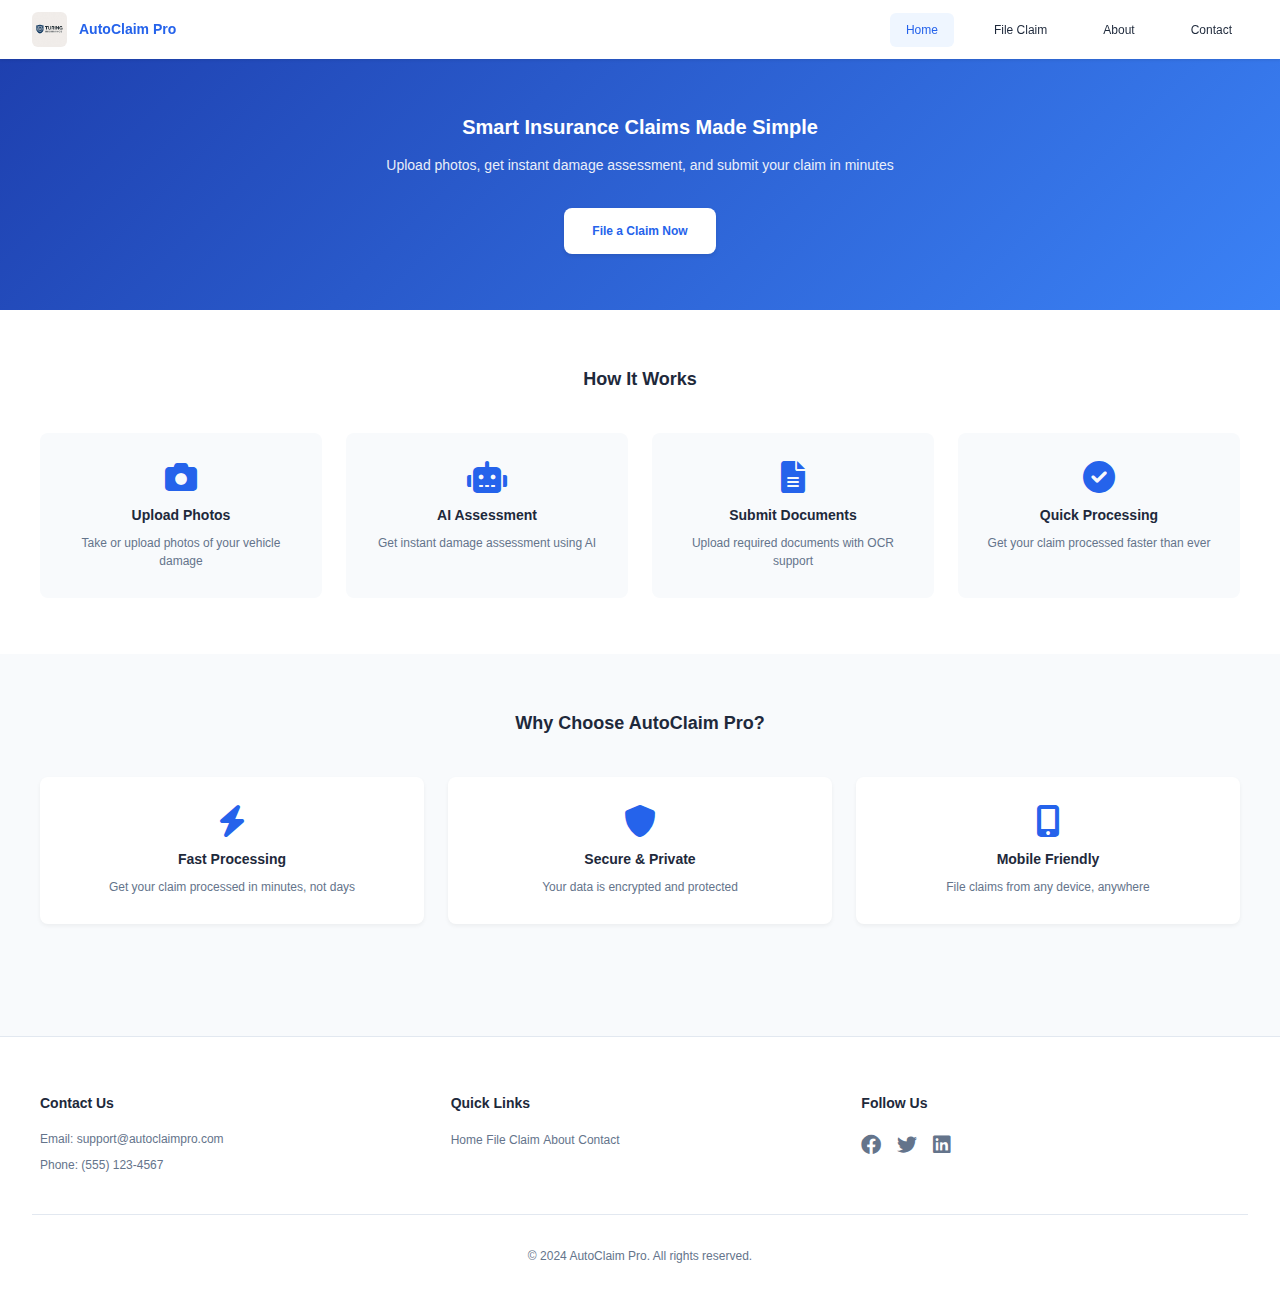
<file: MVP/Index.html>
<!DOCTYPE html>
<html lang="en">
<head>
    <meta charset="UTF-8">
    <meta name="viewport" content="width=device-width, initial-scale=1.0">
    <title>AutoClaim Pro - Smart Insurance Claims</title>
    <link rel="stylesheet" href="style.css">
    <link rel="stylesheet" href="https://cdnjs.cloudflare.com/ajax/libs/font-awesome/6.0.0/css/all.min.css">
</head>
<body>
    <nav class="navbar">
        <div class="logo">
            <img src="assets/logo.jpg" alt="AutoClaim Pro Logo">
            <span>AutoClaim Pro</span>
        </div>
        <div class="nav-links">
            <a href="index.html" class="active">Home</a>
            <a href="claim.html">File Claim</a>
            <a href="#about">About</a>
            <a href="#contact">Contact</a>
        </div>
    </nav>

    <header class="hero">
        <div class="hero-content">
            <h1>Smart Insurance Claims Made Simple</h1>
            <p>Upload photos, get instant damage assessment, and submit your claim in minutes</p>
            <a href="claim.html" class="cta-button">File a Claim Now</a>
        </div>
    </header>

    <section class="features">
        <h2>How It Works</h2>
        <div class="feature-grid">
            <div class="feature-card">
                <i class="fas fa-camera"></i>
                <h3>Upload Photos</h3>
                <p>Take or upload photos of your vehicle damage</p>
            </div>
            <div class="feature-card">
                <i class="fas fa-robot"></i>
                <h3>AI Assessment</h3>
                <p>Get instant damage assessment using AI</p>
            </div>
            <div class="feature-card">
                <i class="fas fa-file-alt"></i>
                <h3>Submit Documents</h3>
                <p>Upload required documents with OCR support</p>
            </div>
            <div class="feature-card">
                <i class="fas fa-check-circle"></i>
                <h3>Quick Processing</h3>
                <p>Get your claim processed faster than ever</p>
            </div>
        </div>
    </section>

    <section class="benefits">
        <h2>Why Choose AutoClaim Pro?</h2>
        <div class="benefits-grid">
            <div class="benefit-item">
                <i class="fas fa-bolt"></i>
                <h3>Fast Processing</h3>
                <p>Get your claim processed in minutes, not days</p>
            </div>
            <div class="benefit-item">
                <i class="fas fa-shield-alt"></i>
                <h3>Secure & Private</h3>
                <p>Your data is encrypted and protected</p>
            </div>
            <div class="benefit-item">
                <i class="fas fa-mobile-alt"></i>
                <h3>Mobile Friendly</h3>
                <p>File claims from any device, anywhere</p>
            </div>
        </div>
    </section>

    <footer>
        <div class="footer-content">
            <div class="footer-section">
                <h4>Contact Us</h4>
                <p>Email: support@autoclaimpro.com</p>
                <p>Phone: (555) 123-4567</p>
            </div>
            <div class="footer-section">
                <h4>Quick Links</h4>
                <a href="index.html">Home</a>
                <a href="claim.html">File Claim</a>
                <a href="#about">About</a>
                <a href="#contact">Contact</a>
            </div>
            <div class="footer-section">
                <h4>Follow Us</h4>
                <div class="social-links">
                    <a href="#"><i class="fab fa-facebook"></i></a>
                    <a href="#"><i class="fab fa-twitter"></i></a>
                    <a href="#"><i class="fab fa-linkedin"></i></a>
                </div>
            </div>
        </div>
        <div class="footer-bottom">
            <p>&copy; 2024 AutoClaim Pro. All rights reserved.</p>
        </div>
    </footer>
</body>
</html>
</file>
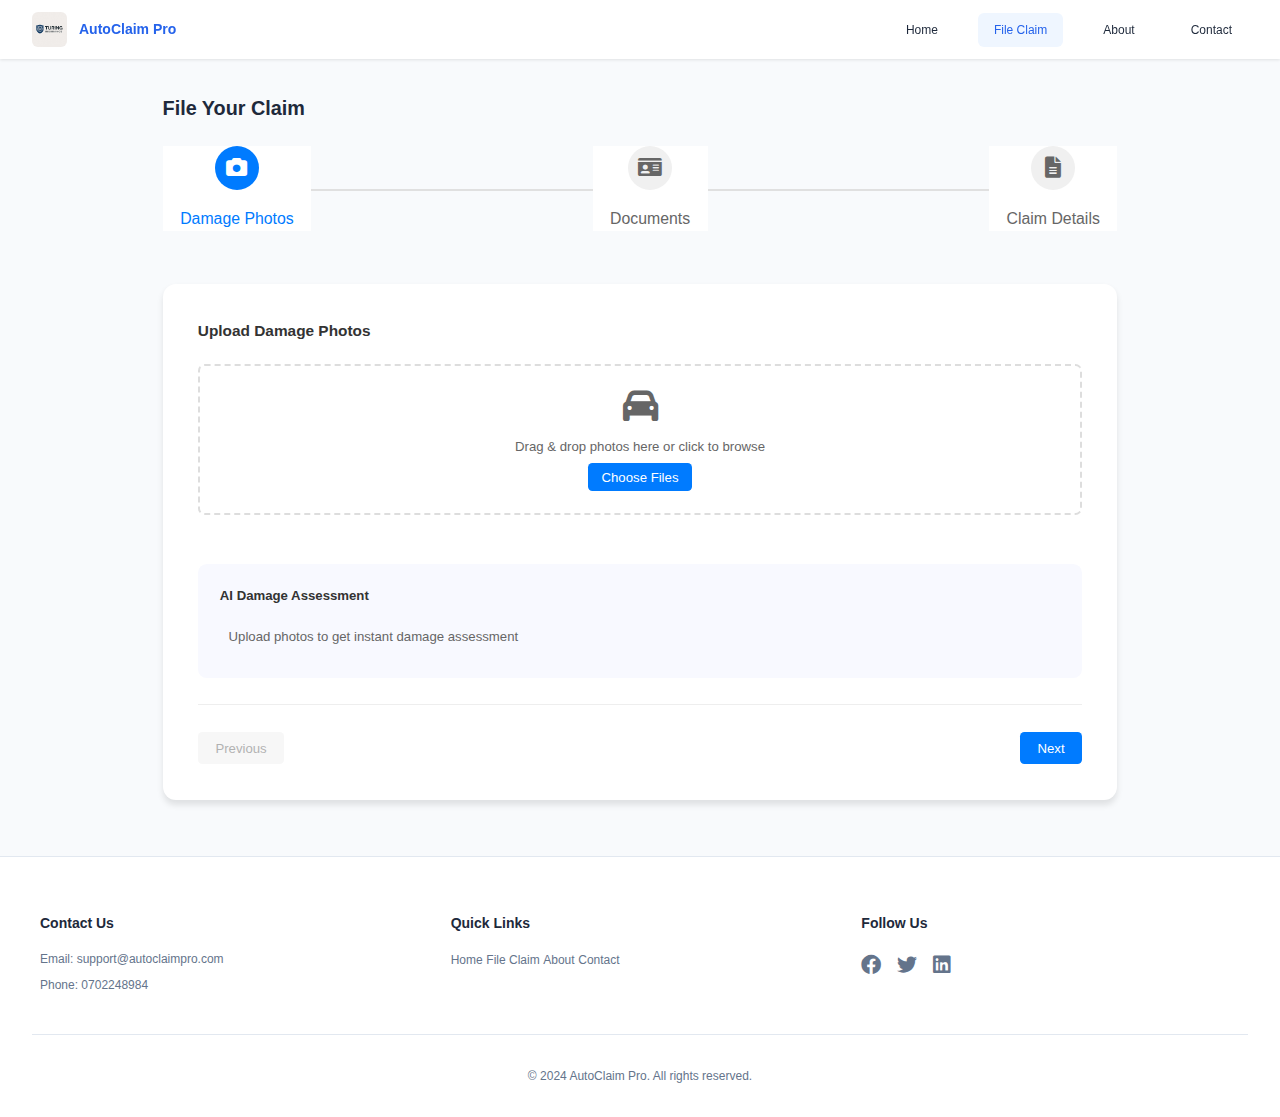
<file: MVP/claim.html>
<!DOCTYPE html>
<html lang="en">
<head>
    <meta charset="UTF-8">
    <meta name="viewport" content="width=device-width, initial-scale=1.0">
    <title>File a Claim - AutoClaim Pro</title>
    <link rel="stylesheet" href="style.css">
    <link rel="stylesheet" href="https://cdnjs.cloudflare.com/ajax/libs/font-awesome/6.0.0/css/all.min.css">
</head>
<body>
    <nav class="navbar">
        <div class="logo">
            <img src="assets/logo.jpg" alt="AutoClaim Pro Logo">
            <span>AutoClaim Pro</span>
        </div>
        <div class="nav-links">
            <a href="index.html">Home</a>
            <a href="claim.html" class="active">File Claim</a>
            <a href="#about">About</a>
            <a href="#contact">Contact</a>
        </div>
    </nav>

    <main class="claim-container">
        <h1>File Your Claim</h1>
        <div class="progress-bar">
            <div class="progress-step active" data-step="1">
                <i class="fas fa-camera"></i>
                <span>Damage Photos</span>
            </div>
            <div class="progress-step" data-step="2">
                <i class="fas fa-id-card"></i>
                <span>Documents</span>
            </div>
            <div class="progress-step" data-step="3">
                <i class="fas fa-file-alt"></i>
                <span>Claim Details</span>
            </div>
        </div>

        <form id="claimForm" class="claim-form">
            <!-- Step 1: Damage Photos -->
            <div class="form-step active" data-step="1">
                <h2>Upload Damage Photos</h2>
                <div class="upload-section">
                    <div class="upload-box" id="damageUploadBox">
                        <i class="fas fa-car"></i>
                        <p>Drag & drop photos here or click to browse</p>
                        <input type="file" id="damagePhotos" accept="image/*" multiple style="display: none;">
                        <button type="button" class="upload-btn" onclick="document.getElementById('damagePhotos').click()">Choose Files</button>
                        <div class="upload-progress" style="display: none;">
                            <div class="progress-bar">
                                <div class="progress"></div>
                            </div>
                            <span class="progress-text">0%</span>
                        </div>
                    </div>
                    <div id="damagePreview" class="preview-grid"></div>
                </div>
                <div class="damage-assessment">
                    <h3>AI Damage Assessment</h3>
                    <div id="damageResult" class="assessment-result">
                        <p>Upload photos to get instant damage assessment</p>
                    </div>
                    <div id="damageDetails" class="damage-details" style="display: none;">
                        <div class="damage-summary">
                            <div class="damage-type">
                                <i class="fas fa-car-crash"></i>
                                <span id="damageType">-</span>
                            </div>
                            <div class="damage-confidence">
                                <div class="confidence-bar">
                                    <div class="confidence-fill" id="confidenceFill"></div>
                                </div>
                                <span id="confidenceText">0%</span>
                            </div>
                        </div>
                        <div class="damage-breakdown">
                            <h4>Damage Analysis</h4>
                            <div id="damageBreakdown" class="breakdown-list"></div>
                        </div>
                    </div>
                </div>
            </div>

            <!-- Step 2: Documents -->
            <div class="form-step" data-step="2">
                <h2>Required Documents</h2>
                <div class="documents-grid">
                    <div class="document-upload">
                        <h3>Driver's License</h3>
                        <div class="upload-box" id="licenseUpload">
                            <h4>Driver's License</h4>
                            <div class="upload-area" id="licenseUploadArea">
                                <i class="fas fa-id-card"></i>
                                <p>Drag & drop your driver's license here</p>
                                <p>or</p>
                                <input type="file" id="licenseInput" accept="image/*" class="file-input">
                                <button class="browse-btn" onclick="document.getElementById('licenseInput').click()">Browse Files</button>
                            </div>
                            <div class="preview-container" id="licensePreview"></div>
                            <div class="ocr-results" id="licenseOcrResults"></div>
                        </div>
                    </div>
                    <div class="document-upload">
                        <h3>Police Report (if applicable)</h3>
                        <div class="upload-box" id="policeReportUpload">
                            <h4>Police Report</h4>
                            <div class="upload-area" id="policeUploadArea">
                                <i class="fas fa-file-alt"></i>
                                <p>Drag & drop your police report here</p>
                                <p>or</p>
                                <input type="file" id="policeInput" accept="image/*,.pdf" class="file-input">
                                <button class="browse-btn" onclick="document.getElementById('policeInput').click()">Browse Files</button>
                            </div>
                            <div class="preview-container" id="policePreview"></div>
                            <div class="ocr-results" id="policeOcrResults"></div>
                        </div>
                    </div>
                </div>
            </div>

            <!-- Step 3: Claim Details -->
            <div class="form-step" data-step="3">
                <h2>Claim Information</h2>
                <div class="form-grid">
                    <div class="form-group">
                        <label for="fullName">Full Name</label>
                        <input type="text" id="fullName" required>
                    </div>
                    <div class="form-group">
                        <label for="email">Email</label>
                        <input type="email" id="email" required>
                    </div>
                    <div class="form-group">
                        <label for="phone">Phone</label>
                        <input type="tel" id="phone" required>
                    </div>
                    <div class="form-group">
                        <label for="vehicleReg">Vehicle Registration</label>
                        <input type="text" id="vehicleReg" required>
                    </div>
                    <div class="form-group full-width">
                        <label for="incidentDate">Incident Date</label>
                        <input type="date" id="incidentDate" required>
                    </div>
                    <div class="form-group full-width">
                        <label for="incidentDescription">Incident Description</label>
                        <textarea id="incidentDescription" rows="4" required></textarea>
                    </div>
                </div>
            </div>

            <div class="form-navigation">
                <button type="button" class="prev-btn" disabled>Previous</button>
                <button type="button" class="next-btn">Next</button>
                <button type="submit" class="submit-btn" style="display: none;">Submit Claim</button>
            </div>
        </form>
    </main>

    <footer>
        <div class="footer-content">
            <div class="footer-section">
                <h4>Contact Us</h4>
                <p>Email: support@autoclaimpro.com</p>
                <p>Phone: 0702248984</p>
            </div>
            <div class="footer-section">
                <h4>Quick Links</h4>
                <a href="index.html">Home</a>
                <a href="claim.html">File Claim</a>
                <a href="#about">About</a>
                <a href="#contact">Contact</a>
            </div>
            <div class="footer-section">
                <h4>Follow Us</h4>
                <div class="social-links">
                    <a href="#"><i class="fab fa-facebook"></i></a>
                    <a href="#"><i class="fab fa-twitter"></i></a>
                    <a href="#"><i class="fab fa-linkedin"></i></a>
                </div>
            </div>
        </div>
        <div class="footer-bottom">
            <p>&copy; 2024 AutoClaim Pro. All rights reserved.</p>
        </div>
    </footer>

    <script>
        // Form navigation
        const form = document.getElementById('claimForm');
        const steps = document.querySelectorAll('.form-step');
        const progressSteps = document.querySelectorAll('.progress-step');
        const prevBtn = document.querySelector('.prev-btn');
        const nextBtn = document.querySelector('.next-btn');
        const submitBtn = document.querySelector('.submit-btn');
        let currentStep = 1;

        function updateForm() {
            steps.forEach(step => {
                step.classList.remove('active');
                if (step.dataset.step == currentStep) {
                    step.classList.add('active');
                }
            });

            progressSteps.forEach(step => {
                step.classList.remove('active');
                if (step.dataset.step <= currentStep) {
                    step.classList.add('active');
                }
            });

            prevBtn.disabled = currentStep === 1;
            nextBtn.style.display = currentStep === steps.length ? 'none' : 'block';
            submitBtn.style.display = currentStep === steps.length ? 'block' : 'none';
        }

        nextBtn.addEventListener('click', () => {
            if (currentStep < steps.length) {
                currentStep++;
                updateForm();
            }
        });

        prevBtn.addEventListener('click', () => {
            if (currentStep > 1) {
                currentStep--;
                updateForm();
            }
        });

        // Drag and drop functionality
        function setupDragAndDrop(uploadBox, inputElement) {
            uploadBox.addEventListener('dragover', (e) => {
                e.preventDefault();
                uploadBox.classList.add('drag-over');
            });

            uploadBox.addEventListener('dragleave', () => {
                uploadBox.classList.remove('drag-over');
            });

            uploadBox.addEventListener('drop', (e) => {
                e.preventDefault();
                uploadBox.classList.remove('drag-over');
                inputElement.files = e.dataTransfer.files;
                handleFileSelect({ target: inputElement }, inputElement.id + 'Preview');
            });

            uploadBox.addEventListener('click', () => {
                inputElement.click();
            });
        }

        // File upload previews with progress simulation
        function handleFileSelect(event, previewId) {
            const files = event.target.files;
            const preview = document.getElementById(previewId);
            const uploadBox = event.target.closest('.upload-box');
            const progressBar = uploadBox.querySelector('.upload-progress');
            
            preview.innerHTML = '';

            for (const file of files) {
                const reader = new FileReader();
                const previewItem = document.createElement('div');
                previewItem.className = 'preview-item';
                
                // Show progress bar
                progressBar.style.display = 'flex';
                const progress = progressBar.querySelector('.progress');
                const progressText = progressBar.querySelector('.progress-text');
                
                if (file.type.startsWith('image/')) {
                    reader.onload = function(e) {
                        const img = document.createElement('img');
                        img.src = e.target.result;
                        previewItem.appendChild(img);
                        addPreviewControls(previewItem, preview, progressBar);
                        
                        // If this is a damage photo, analyze it
                        if (previewId === 'damagePreview') {
                            analyzeDamage(file);
                        }
                    }
                    reader.readAsDataURL(file);
                } else if (file.type === 'application/pdf') {
                    previewItem.innerHTML = `
                        <div class="pdf-preview">
                            <i class="fas fa-file-pdf"></i>
                            <span>${file.name}</span>
                        </div>
                    `;
                    addPreviewControls(previewItem, preview, progressBar);
                }
                
                preview.appendChild(previewItem);
                
                // Simulate upload progress
                simulateUploadProgress(progressBar);
            }
        }

        function addPreviewControls(previewItem, preview, progressBar) {
            const removeBtn = document.createElement('button');
            removeBtn.className = 'remove-btn';
            removeBtn.innerHTML = '<i class="fas fa-times"></i>';
            removeBtn.onclick = () => {
                previewItem.remove();
                if (preview.children.length === 0) {
                    progressBar.style.display = 'none';
                }
            };
            previewItem.appendChild(removeBtn);
        }

        function simulateUploadProgress(progressBar) {
            let progress = 0;
            const interval = setInterval(() => {
                progress += 5;
                progressBar.querySelector('.progress').style.width = `${progress}%`;
                progressBar.querySelector('.progress-text').textContent = `${progress}%`;
                
                if (progress >= 100) {
                    clearInterval(interval);
                    setTimeout(() => {
                        progressBar.style.display = 'none';
                    }, 500);
                }
            }, 100);
        }

        async function analyzeDamage(file) {
            const formData = new FormData();
            formData.append('image', file);

            try {
                const response = await fetch('/api/analyze-damage', {
                    method: 'POST',
                    body: formData
                });

                if (!response.ok) {
                    throw new Error('Analysis failed');
                }

                const result = await response.json();
                displayDamageResults(result);
            } catch (error) {
                console.error('Error analyzing damage:', error);
                document.getElementById('damageResult').innerHTML = `
                    <p class="error">Error analyzing damage. Please try again.</p>
                `;
            }
        }

        function displayDamageResults(result) {
            const damageResult = document.getElementById('damageResult');
            const damageDetails = document.getElementById('damageDetails');
            const damageType = document.getElementById('damageType');
            const confidenceFill = document.getElementById('confidenceFill');
            const confidenceText = document.getElementById('confidenceText');
            const damageBreakdown = document.getElementById('damageBreakdown');

            // Update main result
            damageResult.innerHTML = `
                <p>Analysis complete! Click to view details.</p>
            `;
            damageResult.style.cursor = 'pointer';
            damageResult.onclick = () => {
                damageDetails.style.display = damageDetails.style.display === 'none' ? 'block' : 'none';
            };

            // Update damage type and confidence
            damageType.textContent = formatDamageType(result.prediction);
            const confidence = Math.round(result.confidence * 100);
            confidenceFill.style.width = `${confidence}%`;
            confidenceText.textContent = `${confidence}%`;

            // Update breakdown
            damageBreakdown.innerHTML = '';
            Object.entries(result.all_probabilities)
                .sort(([,a], [,b]) => b - a)
                .forEach(([type, prob]) => {
                    const probPercent = Math.round(prob * 100);
                    damageBreakdown.innerHTML += `
                        <div class="breakdown-item">
                            <span class="damage-label">${formatDamageType(type)}</span>
                            <div class="probability-bar">
                                <div class="probability-fill" style="width: ${probPercent}%"></div>
                            </div>
                            <span class="probability-text">${probPercent}%</span>
                        </div>
                    `;
                });

            damageDetails.style.display = 'block';
        }

        function formatDamageType(type) {
            return type.split('_')
                .map(word => word.charAt(0).toUpperCase() + word.slice(1))
                .join(' ');
        }

        // Setup drag and drop for all upload boxes
        setupDragAndDrop(document.getElementById('damageUploadBox'), document.getElementById('damagePhotos'));
        setupDragAndDrop(document.getElementById('policeReportUpload'), document.getElementById('policeInput'));

        // File input change handlers
        document.getElementById('damagePhotos').addEventListener('change', (e) => handleFileSelect(e, 'damagePreview'));
        document.getElementById('policeInput').addEventListener('change', (e) => handleFileSelect(e, 'policePreview'));

        // Form submission
        form.addEventListener('submit', (e) => {
            e.preventDefault();
            // Here you would typically send the form data to your backend
            alert('Claim submitted successfully! We will contact you shortly.');
        });

        async function analyzeOCR(file) {
            const formData = new FormData();
            formData.append('image', file);

            try {
                const response = await fetch('/api/analyze-ocr', {
                    method: 'POST',
                    body: formData
                });

                if (!response.ok) {
                    throw new Error('OCR analysis failed');
                }

                const result = await response.json();
                return result;
            } catch (error) {
                console.error('Error analyzing OCR:', error);
                throw error;
            }
        }

        function displayOCRResults(results, containerId) {
            const container = document.getElementById(containerId);
            if (!results.success) {
                container.innerHTML = `
                    <div class="error">
                        <i class="fas fa-exclamation-circle"></i>
                        <p>Error analyzing document: ${results.error}</p>
                    </div>
                `;
                return;
            }

            let html = '<div class="ocr-content">';
            html += '<h5>Extracted Information:</h5>';
            
            // Group text by confidence level
            const highConfidence = results.data.filter(item => item.confidence > 0.8);
            const mediumConfidence = results.data.filter(item => item.confidence > 0.5 && item.confidence <= 0.8);
            const lowConfidence = results.data.filter(item => item.confidence <= 0.5);

            if (highConfidence.length > 0) {
                html += '<div class="confidence-group high">';
                html += '<h6>High Confidence Text:</h6>';
                html += '<ul>';
                highConfidence.forEach(item => {
                    html += `<li>${item.text}</li>`;
                });
                html += '</ul></div>';
            }

            if (mediumConfidence.length > 0) {
                html += '<div class="confidence-group medium">';
                html += '<h6>Medium Confidence Text:</h6>';
                html += '<ul>';
                mediumConfidence.forEach(item => {
                    html += `<li>${item.text}</li>`;
                });
                html += '</ul></div>';
            }

            if (lowConfidence.length > 0) {
                html += '<div class="confidence-group low">';
                html += '<h6>Low Confidence Text:</h6>';
                html += '<ul>';
                lowConfidence.forEach(item => {
                    html += `<li>${item.text}</li>`;
                });
                html += '</ul></div>';
            }

            html += '</div>';
            container.innerHTML = html;
        }

        // File input handlers
        document.getElementById('licenseInput').addEventListener('change', async function(e) {
            const file = e.target.files[0];
            if (file) {
                await processDocumentUpload(file, 'license');
            }
        });

        document.getElementById('policeInput').addEventListener('change', async function(e) {
            const file = e.target.files[0];
            if (file) {
                await processDocumentUpload(file, 'police');
            }
        });

        // Function to process document upload
        async function processDocumentUpload(file, type) {
            const previewContainer = document.getElementById(`${type}Preview`);
            const ocrResultsContainer = document.getElementById(`${type}OcrResults`);
            
            // Show loading state
            previewContainer.innerHTML = `
                <div class="loading">
                    <div class="spinner"></div>
                    <p>Processing...</p>
                </div>
            `;
            
            try {
                // Create preview first
                const reader = new FileReader();
                reader.onload = function(e) {
                    const preview = document.createElement('div');
                    preview.className = 'preview';
                    
                    if (file.type.startsWith('image/')) {
                        preview.innerHTML = `<img src="${e.target.result}" alt="Preview">`;
                    } else {
                        preview.innerHTML = `
                            <div class="file-preview">
                                <i class="fas fa-file-alt"></i>
                                <p>${file.name}</p>
                            </div>
                        `;
                    }
                    
                    previewContainer.innerHTML = '';
                    previewContainer.appendChild(preview);
                };
                reader.readAsDataURL(file);

                // Perform OCR for image files
                if (file.type.startsWith('image/')) {
                    const formData = new FormData();
                    formData.append('image', file);

                    const response = await fetch('/api/analyze-ocr', {
                        method: 'POST',
                        body: formData
                    });

                    if (!response.ok) {
                        throw new Error('OCR analysis failed');
                    }

                    const result = await response.json();
                    displayOCRResults(result, `${type}OcrResults`);
                } else {
                    ocrResultsContainer.innerHTML = `
                        <div class="info-message">
                            <i class="fas fa-info-circle"></i>
                            <p>OCR analysis is only available for image files.</p>
                        </div>
                    `;
                }
            } catch (error) {
                console.error('Error processing file:', error);
                previewContainer.innerHTML = `
                    <div class="error">
                        <i class="fas fa-exclamation-circle"></i>
                        <p>Error processing file: ${error.message}</p>
                    </div>
                `;
            }
        }

        // Update drag and drop functionality
        function setupDragAndDrop() {
            const licenseArea = document.getElementById('licenseUploadArea');
            const policeArea = document.getElementById('policeUploadArea');
            
            [licenseArea, policeArea].forEach(area => {
                area.addEventListener('dragover', (e) => {
                    e.preventDefault();
                    e.stopPropagation();
                    area.classList.add('drag-over');
                });

                area.addEventListener('dragleave', (e) => {
                    e.preventDefault();
                    e.stopPropagation();
                    area.classList.remove('drag-over');
                });

                area.addEventListener('drop', async (e) => {
                    e.preventDefault();
                    e.stopPropagation();
                    area.classList.remove('drag-over');
                    
                    const file = e.dataTransfer.files[0];
                    if (file) {
                        const type = area.id === 'licenseUploadArea' ? 'license' : 'police';
                        await processDocumentUpload(file, type);
                    }
                });
            });
        }

        // Initialize drag and drop
        document.addEventListener('DOMContentLoaded', function() {
            setupDragAndDrop();
        });
    </script>

    <style>
        .ocr-results {
            margin-top: 1rem;
            padding: 1rem;
            background: #f8f9fa;
            border-radius: 8px;
            font-size: 0.9rem;
        }

        .ocr-content {
            max-height: 300px;
            overflow-y: auto;
        }

        .confidence-group {
            margin-bottom: 1rem;
            padding: 0.5rem;
            border-radius: 4px;
        }

        .confidence-group.high {
            background: #e8f5e9;
            border-left: 4px solid #4caf50;
        }

        .confidence-group.medium {
            background: #fff3e0;
            border-left: 4px solid #ff9800;
        }

        .confidence-group.low {
            background: #ffebee;
            border-left: 4px solid #f44336;
        }

        .confidence-group h6 {
            margin: 0 0 0.5rem 0;
            color: #333;
            font-size: 0.85rem;
        }

        .confidence-group ul {
            margin: 0;
            padding-left: 1.5rem;
        }

        .confidence-group li {
            margin-bottom: 0.25rem;
            font-size: 0.8rem;
        }

        .upload-area {
            border: 2px dashed #ccc;
            border-radius: 8px;
            padding: 2rem;
            text-align: center;
            cursor: pointer;
            transition: all 0.3s ease;
        }

        .upload-area.drag-over {
            border-color: #007bff;
            background-color: rgba(0, 123, 255, 0.1);
        }

        .upload-area i {
            font-size: 2rem;
            color: #666;
            margin-bottom: 1rem;
        }

        .upload-area p {
            margin: 0.5rem 0;
            color: #666;
        }

        .file-input {
            display: none;
        }

        .browse-btn {
            background-color: #007bff;
            color: white;
            border: none;
            padding: 0.5rem 1rem;
            border-radius: 4px;
            cursor: pointer;
            margin-top: 1rem;
            transition: background-color 0.3s ease;
        }

        .browse-btn:hover {
            background-color: #0056b3;
        }

        .loading {
            display: flex;
            flex-direction: column;
            align-items: center;
            justify-content: center;
            padding: 2rem;
        }

        .spinner {
            width: 40px;
            height: 40px;
            border: 4px solid #f3f3f3;
            border-top: 4px solid #007bff;
            border-radius: 50%;
            animation: spin 1s linear infinite;
            margin-bottom: 1rem;
        }

        @keyframes spin {
            0% { transform: rotate(0deg); }
            100% { transform: rotate(360deg); }
        }

        .error {
            color: #dc3545;
            text-align: center;
            padding: 1rem;
        }

        .error i {
            font-size: 2rem;
            margin-bottom: 0.5rem;
        }

        .file-preview {
            display: flex;
            flex-direction: column;
            align-items: center;
            padding: 1rem;
            background: #f8f9fa;
            border-radius: 4px;
        }

        .file-preview i {
            font-size: 2rem;
            color: #666;
            margin-bottom: 0.5rem;
        }

        .file-preview p {
            margin: 0;
            color: #666;
            font-size: 0.9rem;
        }

        .info-message {
            display: flex;
            align-items: center;
            padding: 1rem;
            background: #e3f2fd;
            border-radius: 4px;
            margin-top: 1rem;
        }

        .info-message i {
            color: #1976d2;
            margin-right: 0.5rem;
        }

        .info-message p {
            margin: 0;
            color: #1976d2;
            font-size: 0.9rem;
        }
    </style>
</body>
</html>
</file>
<file: MVP/style.css>
/* Global Styles */
:root {
    --primary-color: #2563eb;
    --primary-hover: #1d4ed8;
    --secondary-color: #64748b;
    --background-color: #f8fafc;
    --text-color: #1e293b;
    --border-color: #e2e8f0;
    --success-color: #22c55e;
    --error-color: #ef4444;
    --font-size-xs: 0.7rem;
    --font-size-sm: 0.75rem;
    --font-size-base: 0.8125rem;
    --font-size-lg: 0.875rem;
    --font-size-xl: 1rem;
    --font-size-2xl: 1.125rem;
    --font-size-3xl: 1.25rem;
}

* {
    margin: 0;
    padding: 0;
    box-sizing: border-box;
}

body {
    font-family: 'Inter', -apple-system, BlinkMacSystemFont, 'Segoe UI', Roboto, sans-serif;
    line-height: 1.5;
    color: var(--text-color);
    background-color: var(--background-color);
    font-size: var(--font-size-base);
}

/* Navigation */
.navbar {
    background: white;
    padding: 0.75rem 2rem;
    box-shadow: 0 1px 3px rgba(0,0,0,0.1);
    display: flex;
    justify-content: space-between;
    align-items: center;
    position: sticky;
    top: 0;
    z-index: 1000;
}

.logo {
    display: flex;
    align-items: center;
    gap: 0.75rem;
}

.logo img {
    height: 35px;
    width: auto;
    border-radius: 6px;
}

.logo span {
    font-size: var(--font-size-lg);
    font-weight: 600;
    color: var(--primary-color);
}

.nav-links {
    display: flex;
    gap: 1.5rem;
}

.nav-links a {
    text-decoration: none;
    color: var(--text-color);
    font-weight: 500;
    font-size: var(--font-size-sm);
    padding: 0.5rem 1rem;
    border-radius: 0.375rem;
    transition: all 0.2s;
}

.nav-links a:hover {
    background-color: var(--background-color);
}

.nav-links a.active {
    color: var(--primary-color);
    background-color: #eff6ff;
}

/* Hero Section */
.hero {
    background: linear-gradient(135deg, #1e40af 0%, #3b82f6 100%);
    color: white;
    padding: 3.5rem 2rem;
    text-align: center;
}

.hero-content {
    max-width: 800px;
    margin: 0 auto;
}

.hero h1 {
    font-size: var(--font-size-3xl);
    font-weight: 700;
    margin-bottom: 1rem;
    line-height: 1.2;
}

.hero p {
    font-size: var(--font-size-lg);
    margin-bottom: 2rem;
    opacity: 0.9;
}

.cta-button {
    display: inline-block;
    background-color: white;
    color: var(--primary-color);
    padding: 0.875rem 1.75rem;
    border-radius: 0.5rem;
    text-decoration: none;
    font-weight: 600;
    font-size: var(--font-size-sm);
    transition: all 0.2s;
    box-shadow: 0 2px 4px rgba(0,0,0,0.1);
}

.cta-button:hover {
    transform: translateY(-2px);
    box-shadow: 0 4px 6px rgba(0,0,0,0.1);
}

/* Features Section */
.features {
    padding: 3.5rem 2rem;
    background: white;
}

.features h2 {
    text-align: center;
    font-size: var(--font-size-2xl);
    margin-bottom: 2.5rem;
    color: var(--text-color);
}

.feature-grid {
    display: grid;
    grid-template-columns: repeat(auto-fit, minmax(250px, 1fr));
    gap: 1.5rem;
    max-width: 1200px;
    margin: 0 auto;
}

.feature-card {
    text-align: center;
    padding: 1.75rem;
    border-radius: 0.5rem;
    background: var(--background-color);
    transition: all 0.2s;
}

.feature-card:hover {
    transform: translateY(-3px);
    box-shadow: 0 4px 6px rgba(0,0,0,0.1);
}

.feature-card i {
    font-size: 2rem;
    color: var(--primary-color);
    margin-bottom: 0.75rem;
}

.feature-card h3 {
    font-size: var(--font-size-lg);
    margin-bottom: 0.5rem;
    color: var(--text-color);
}

.feature-card p {
    font-size: var(--font-size-sm);
    color: var(--secondary-color);
}

/* Benefits Section */
.benefits {
    padding: 3.5rem 2rem;
    background: var(--background-color);
}

.benefits h2 {
    text-align: center;
    font-size: var(--font-size-2xl);
    margin-bottom: 2.5rem;
    color: var(--text-color);
}

.benefits-grid {
    display: grid;
    grid-template-columns: repeat(auto-fit, minmax(300px, 1fr));
    gap: 1.5rem;
    max-width: 1200px;
    margin: 0 auto;
}

.benefit-item {
    text-align: center;
    padding: 1.75rem;
    background: white;
    border-radius: 0.5rem;
    box-shadow: 0 2px 4px rgba(0,0,0,0.05);
    transition: all 0.2s;
}

.benefit-item:hover {
    transform: translateY(-3px);
    box-shadow: 0 4px 6px rgba(0,0,0,0.1);
}

.benefit-item i {
    font-size: 2rem;
    color: var(--primary-color);
    margin-bottom: 0.75rem;
}

.benefit-item h3 {
    font-size: var(--font-size-lg);
    margin-bottom: 0.5rem;
    color: var(--text-color);
}

.benefit-item p {
    font-size: var(--font-size-sm);
    color: var(--secondary-color);
}

/* Claim Form Styles */
.claim-container {
    max-width: 900px;
    margin: 2rem auto;
    padding: 0 1rem;
    zoom: 1.1;
}

.claim-container h1 {
    font-size: var(--font-size-2xl);
    margin-bottom: 1.25rem;
    color: var(--text-color);
}

.progress-bar {
    display: flex;
    justify-content: space-between;
    margin-bottom: 3rem;
    position: relative;
}

.progress-bar::before {
    content: '';
    position: absolute;
    top: 50%;
    left: 0;
    right: 0;
    height: 2px;
    background: #e0e0e0;
    z-index: 1;
}

.progress-step {
    position: relative;
    z-index: 2;
    background: white;
    padding: 0 1rem;
    text-align: center;
    color: #666;
    transition: all 0.3s ease;
}

.progress-step i {
    width: 40px;
    height: 40px;
    line-height: 40px;
    border-radius: 50%;
    background: #f0f0f0;
    margin-bottom: 0.5rem;
    font-size: 1.2rem;
}

.progress-step span {
    display: block;
    font-size: 0.9rem;
    margin-top: 0.5rem;
}

.progress-step.active {
    color: #007bff;
}

.progress-step.active i {
    background: #007bff;
    color: white;
}

.claim-form {
    background: white;
    border-radius: 12px;
    box-shadow: 0 4px 6px rgba(0, 0, 0, 0.1);
    padding: 2rem;
    margin-top: 2rem;
}

.form-step {
    display: none;
}

.form-step.active {
    display: block;
}

.form-step h2 {
    font-size: var(--font-size-lg);
    color: #333;
    margin-bottom: 1.25rem;
}

/* Upload Section Styles */
.upload-section {
    margin-bottom: 2rem;
}

.upload-box {
    border: 2px dashed #ddd;
    border-radius: 6px;
    padding: 1.25rem;
    text-align: center;
    cursor: pointer;
    transition: all 0.3s ease;
    background: white;
    margin-bottom: 0.75rem;
}

.upload-box:hover {
    border-color: #007bff;
    background: #f8f9ff;
}

.upload-box.drag-over {
    border-color: #007bff;
    background: #f0f7ff;
}

.upload-box i {
    font-size: 2rem;
    color: #666;
    margin-bottom: 0.75rem;
}

.upload-box p {
    color: #666;
    margin-bottom: 0.375rem;
    font-size: var(--font-size-sm);
}

.file-types {
    font-size: var(--font-size-xs) !important;
    color: #888 !important;
    margin-bottom: 0.75rem !important;
}

.upload-box input[type="file"] {
    display: none;
}

.upload-btn {
    background: #007bff;
    color: white;
    border: none;
    padding: 0.375rem 0.75rem;
    border-radius: 4px;
    cursor: pointer;
    font-size: var(--font-size-sm);
    transition: background 0.3s ease;
}

.upload-btn:hover {
    background: #0056b3;
}

.upload-progress {
    margin-top: 1rem;
    display: none;
    align-items: center;
    gap: 1rem;
}

.upload-progress .progress-bar {
    flex: 1;
    height: 4px;
    background: #e0e0e0;
    border-radius: 2px;
    overflow: hidden;
}

.upload-progress .progress {
    height: 100%;
    background: #007bff;
    width: 0;
    transition: width 0.3s ease;
}

.upload-progress .progress-text {
    font-size: var(--font-size-xs);
    color: #666;
    min-width: 40px;
}

/* Preview Styles */
.preview-grid {
    display: grid;
    grid-template-columns: repeat(auto-fill, minmax(120px, 1fr));
    gap: 0.75rem;
    margin-top: 0.75rem;
}

.preview-single {
    display: grid;
    grid-template-columns: repeat(auto-fill, minmax(160px, 1fr));
    gap: 0.75rem;
}

.preview-item {
    position: relative;
    border-radius: 6px;
    overflow: hidden;
    box-shadow: 0 1px 3px rgba(0, 0, 0, 0.1);
}

.preview-item img {
    width: 100%;
    height: 120px;
    object-fit: cover;
    display: block;
}

.remove-btn {
    position: absolute;
    top: 0.375rem;
    right: 0.375rem;
    background: rgba(255, 255, 255, 0.9);
    border: none;
    width: 20px;
    height: 20px;
    border-radius: 50%;
    cursor: pointer;
    display: flex;
    align-items: center;
    justify-content: center;
    color: #666;
    transition: all 0.3s ease;
    font-size: var(--font-size-xs);
}

.remove-btn:hover {
    background: #ff4444;
    color: white;
}

/* Documents Grid */
.documents-grid {
    display: grid;
    grid-template-columns: repeat(auto-fit, minmax(280px, 1fr));
    gap: 1.5rem;
    margin-bottom: 1.5rem;
}

.document-upload {
    background: #fafafa;
    border-radius: 8px;
    padding: 1.25rem;
}

.document-upload h3 {
    font-size: var(--font-size-sm);
    color: #333;
    margin-bottom: 0.75rem;
    font-weight: 600;
}

/* Form Grid */
.form-grid {
    display: grid;
    grid-template-columns: repeat(2, 1fr);
    gap: 1rem;
}

.form-group {
    margin-bottom: 0.75rem;
}

.form-group.full-width {
    grid-column: 1 / -1;
}

.form-group label {
    display: block;
    margin-bottom: 0.375rem;
    color: #333;
    font-size: var(--font-size-sm);
    font-weight: 500;
}

.form-group input,
.form-group textarea {
    width: 100%;
    padding: 0.5rem 0.75rem;
    border: 1px solid #ddd;
    border-radius: 4px;
    font-size: var(--font-size-sm);
    transition: border-color 0.3s ease;
    height: 2.25rem;
}

.form-group textarea {
    height: auto;
    min-height: 4.5rem;
    resize: vertical;
}

/* Form Navigation */
.form-navigation {
    display: flex;
    justify-content: space-between;
    margin-top: 1.5rem;
    padding-top: 1.5rem;
    border-top: 1px solid #eee;
}

.prev-btn,
.next-btn,
.submit-btn {
    padding: 0.5rem 1rem;
    border: none;
    border-radius: 4px;
    cursor: pointer;
    font-size: var(--font-size-sm);
    transition: all 0.3s ease;
}

.prev-btn {
    background: #f0f0f0;
    color: #666;
}

.prev-btn:disabled {
    opacity: 0.5;
    cursor: not-allowed;
}

.next-btn,
.submit-btn {
    background: #007bff;
    color: white;
}

.next-btn:hover,
.submit-btn:hover {
    background: #0056b3;
}

/* Damage Assessment */
.damage-assessment {
    background: #f8f9ff;
    border-radius: 8px;
    padding: 1.25rem;
    margin-top: 1.5rem;
}

.damage-assessment h3 {
    font-size: var(--font-size-sm);
    color: #333;
    margin-bottom: 0.75rem;
    font-weight: 600;
}

.assessment-result {
    color: #666;
    font-size: var(--font-size-sm);
    cursor: pointer;
    padding: 0.5rem;
    border-radius: 4px;
    transition: background-color 0.3s ease;
}

.assessment-result:hover {
    background-color: #f0f4ff;
}

.assessment-result .error {
    color: var(--error-color);
}

.damage-details {
    margin-top: 1rem;
    padding-top: 1rem;
    border-top: 1px solid #e0e7ff;
}

.damage-summary {
    display: flex;
    align-items: center;
    justify-content: space-between;
    margin-bottom: 1rem;
}

.damage-type {
    display: flex;
    align-items: center;
    gap: 0.5rem;
    font-size: var(--font-size-sm);
    color: #333;
}

.damage-type i {
    color: #dc2626;
    font-size: 1.25rem;
}

.damage-confidence {
    display: flex;
    align-items: center;
    gap: 0.75rem;
}

.confidence-bar {
    width: 100px;
    height: 6px;
    background: #e0e7ff;
    border-radius: 3px;
    overflow: hidden;
}

.confidence-fill {
    height: 100%;
    background: #007bff;
    width: 0;
    transition: width 0.3s ease;
}

.confidence-text {
    font-size: var(--font-size-xs);
    color: #666;
    min-width: 40px;
}

.damage-breakdown {
    margin-top: 1rem;
}

.damage-breakdown h4 {
    font-size: var(--font-size-sm);
    color: #333;
    margin-bottom: 0.75rem;
    font-weight: 600;
}

.breakdown-list {
    display: flex;
    flex-direction: column;
    gap: 0.5rem;
}

.breakdown-item {
    display: flex;
    align-items: center;
    gap: 0.75rem;
    font-size: var(--font-size-xs);
}

.damage-label {
    width: 100px;
    color: #666;
}

.probability-bar {
    flex: 1;
    height: 4px;
    background: #e0e7ff;
    border-radius: 2px;
    overflow: hidden;
}

.probability-fill {
    height: 100%;
    background: #007bff;
    width: 0;
    transition: width 0.3s ease;
}

.probability-text {
    width: 40px;
    text-align: right;
    color: #666;
}

/* Footer */
footer {
    background: white;
    padding: 3.5rem 2rem 2rem;
    margin-top: 3.5rem;
    border-top: 1px solid var(--border-color);
}

.footer-content {
    max-width: 1200px;
    margin: 0 auto;
    display: grid;
    grid-template-columns: repeat(auto-fit, minmax(250px, 1fr));
    gap: 2rem;
}

.footer-section h4 {
    font-size: var(--font-size-lg);
    margin-bottom: 1rem;
    color: var(--text-color);
}

.footer-section p,
.footer-section a {
    font-size: var(--font-size-sm);
    color: var(--secondary-color);
    text-decoration: none;
    margin-bottom: 0.5rem;
    transition: all 0.2s;
}

.footer-section a:hover {
    color: var(--primary-color);
}

.social-links {
    display: flex;
    gap: 1rem;
}

.social-links a {
    color: var(--secondary-color);
    font-size: 1.25rem;
}

.social-links a:hover {
    color: var(--primary-color);
    transform: translateY(-2px);
}

.footer-bottom {
    text-align: center;
    margin-top: 2rem;
    padding-top: 2rem;
    border-top: 1px solid var(--border-color);
    color: var(--secondary-color);
    font-size: var(--font-size-sm);
}

/* Responsive Design */
@media (max-width: 768px) {
    .navbar {
        padding: 0.75rem 1rem;
    }

    .nav-links {
        display: none;
    }

    .hero h1 {
        font-size: var(--font-size-2xl);
    }

    .hero p {
        font-size: var(--font-size-base);
    }

    .form-grid {
        grid-template-columns: 1fr;
    }

    .progress-step span {
        display: none;
    }

    .progress-step i {
        width: 30px;
        height: 30px;
        line-height: 30px;
        font-size: 1rem;
    }

    .feature-card,
    .benefit-item {
        padding: 1.5rem;
    }

    .documents-grid {
        grid-template-columns: 1fr;
    }

    .claim-container {
        zoom: 1;
    }
}

/* Animations */
@keyframes fadeIn {
    from {
        opacity: 0;
        transform: translateY(10px);
    }
    to {
        opacity: 1;
        transform: translateY(0);
    }
}

.form-step.active {
    animation: fadeIn 0.3s ease-out;
}

/* PDF Preview Styles */
.pdf-preview {
    display: flex;
    flex-direction: column;
    align-items: center;
    justify-content: center;
    height: 120px;
    background: #f8f9ff;
    padding: 0.75rem;
    text-align: center;
}

.pdf-preview i {
    font-size: 2rem;
    color: #dc2626;
    margin-bottom: 0.375rem;
}

.pdf-preview span {
    font-size: var(--font-size-xs);
    color: #666;
    word-break: break-all;
    max-width: 100%;
}
</file>
